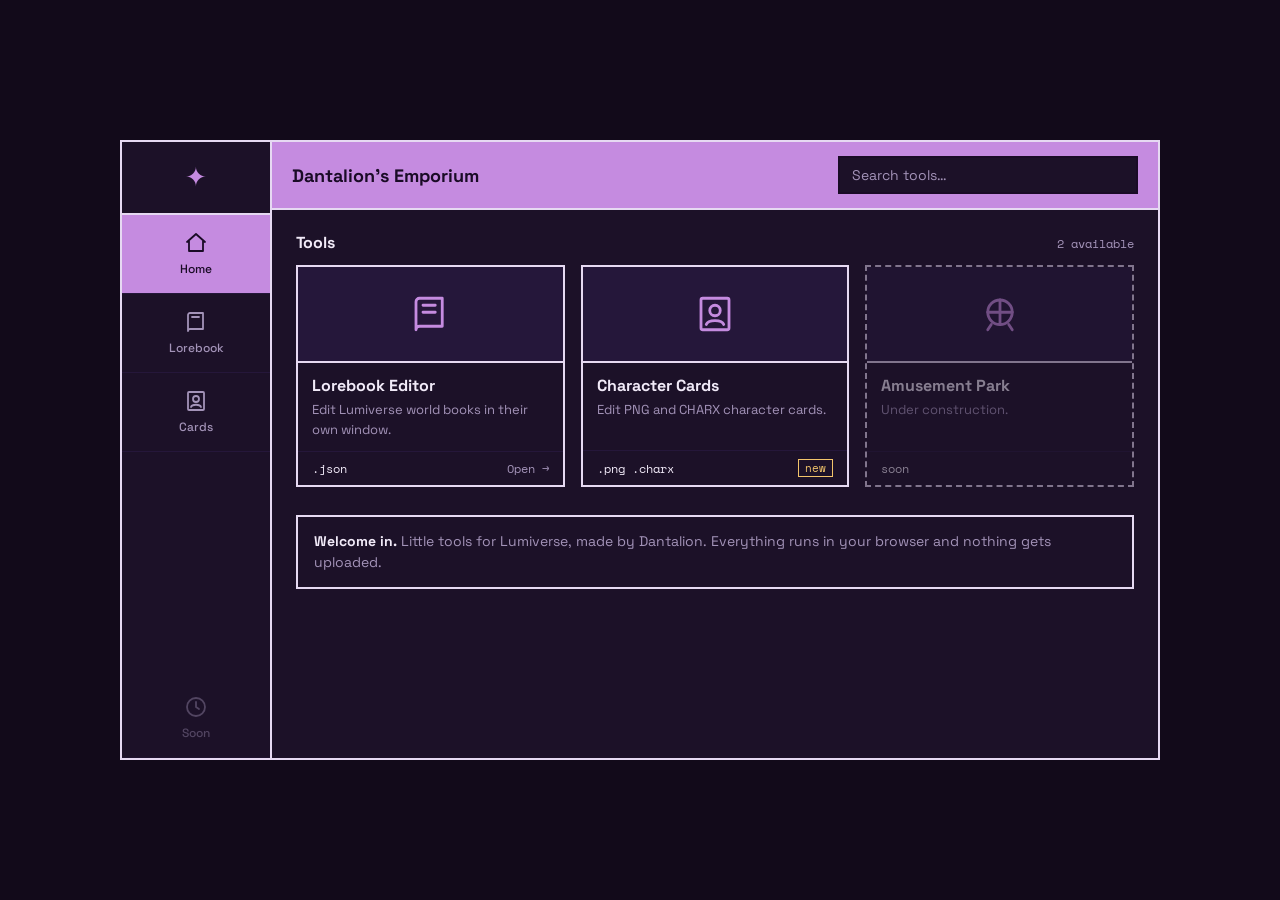
<file: index.html>
<!DOCTYPE html>
<html lang="en">
<head>
<meta charset="utf-8">
<meta name="viewport" content="width=device-width,initial-scale=1">
<title>Dantalion's Emporium</title>
<link rel="preconnect" href="https://fonts.googleapis.com">
<link rel="preconnect" href="https://fonts.gstatic.com" crossorigin>
<link href="https://fonts.googleapis.com/css2?family=Space+Grotesk:wght@400;500;700&family=Space+Mono&display=swap" rel="stylesheet">
<link rel="stylesheet" href="style.css">
<style>
body{display:flex;align-items:center;justify-content:center;padding:24px}
.app{display:flex;width:100%;max-width:1040px;min-height:620px;border:2px solid var(--line);background:var(--panel)}

/* sidebar */
.side{width:150px;flex-shrink:0;border-right:2px solid var(--line);display:flex;flex-direction:column;align-items:stretch}
.logo{padding:16px 0;text-align:center;font-size:26px;color:var(--acc);border-bottom:2px solid var(--line)}
.nav{flex:1;display:flex;flex-direction:column}
.nav a{display:flex;flex-direction:column;align-items:center;gap:6px;padding:16px 6px;font:500 12px var(--font);text-decoration:none;color:var(--mute);border-bottom:1px solid var(--panel2)}
.nav a svg{width:24px;height:24px;stroke:currentColor;fill:none;stroke-width:1.8;stroke-linecap:round;stroke-linejoin:round}
.nav a:hover{color:var(--text)}
.nav a.on{color:var(--acc-ink);background:var(--acc)}
.nav a.off{opacity:.4;pointer-events:none}
.nav .gap{flex:1}

/* main */
.main{flex:1;min-width:0;display:flex;flex-direction:column}
.top{display:flex;align-items:center;gap:16px;padding:14px 20px;background:var(--acc);color:var(--acc-ink);border-bottom:2px solid var(--line)}
.top h1{margin:0;font:700 18px var(--font);flex:1;white-space:nowrap}
.top input{width:100%;max-width:300px;padding:8px 12px;border:2px solid var(--acc-ink);background:var(--panel);color:var(--text);font:400 14px var(--font);border-radius:0}
.top input::placeholder{color:var(--mute)}
.content{padding:22px 24px;flex:1}
.label{display:flex;justify-content:space-between;align-items:baseline;margin:0 0 12px;font:700 16px var(--font)}
.label span{font:400 12px var(--mono);color:var(--mute)}
.grid{display:grid;grid-template-columns:repeat(auto-fill,minmax(210px,1fr));gap:16px;margin-bottom:28px}
.tool{display:flex;flex-direction:column;border:2px solid var(--line);background:var(--panel);text-decoration:none}
.tool:hover{background:var(--panel2);border-color:var(--acc)}
.tool .ico{height:96px;display:flex;align-items:center;justify-content:center;border-bottom:2px solid var(--line);background:var(--panel2);color:var(--acc)}
.tool .ico svg{width:42px;height:42px;stroke:currentColor;fill:none;stroke-width:1.6;stroke-linecap:round;stroke-linejoin:round}
.tool .info{padding:12px 14px;flex:1}
.tool h3{margin:0 0 4px;font:700 16px var(--font)}
.tool p{margin:0;font-size:13px;color:var(--mute)}
.tool .foot{display:flex;justify-content:space-between;align-items:center;padding:8px 14px;border-top:1px solid var(--panel2);font:400 12px var(--mono);color:var(--mute)}
.tool .foot b{font-weight:400;color:var(--text)}
.tool.soon{border-style:dashed;opacity:.5;pointer-events:none}
.tag{border:1px solid var(--gold);color:var(--gold);padding:0 6px;font:400 11px var(--mono)}
.about{border:2px solid var(--line);padding:14px 16px;font-size:14px;color:var(--mute)}
.about b{color:var(--text)}
.hide{display:none}

@media(max-width:700px){
  body{padding:0}
  .app{flex-direction:column;border-width:0}
  .side{width:100%;flex-direction:row;border-right:0;border-bottom:2px solid var(--line)}
  .logo{border-bottom:0;border-right:2px solid var(--line);padding:0 18px;display:flex;align-items:center}
  .nav{flex-direction:row}
  .nav a{flex:1;border-bottom:0;padding:10px 4px}
  .nav .gap{display:none}
  .top{flex-wrap:wrap}
}
</style>
</head>
<body>
<div class="app">

  <aside class="side">
    <div class="logo">✦</div>
    <nav class="nav">
      <a class="on" href="index.html">
        <svg viewBox="0 0 24 24"><path d="M3 11l9-8 9 8M5 10v10h14V10"/></svg>Home
      </a>
      <a href="lorebook.html">
        <svg viewBox="0 0 24 24"><path d="M4 5a2 2 0 012-2h13v16H6a2 2 0 00-2 2zM4 19V5M8 7h7"/></svg>Lorebook
      </a>
      <a href="cards.html">
        <svg viewBox="0 0 24 24"><rect x="4" y="3" width="16" height="18" rx="1"/><circle cx="12" cy="10" r="3"/><path d="M7 18c1-3 9-3 10 0"/></svg>Cards
      </a>
      <div class="gap"></div>
      <a class="off" href="#">
        <svg viewBox="0 0 24 24"><circle cx="12" cy="12" r="9"/><path d="M12 7v5l3 2"/></svg>Soon
      </a>
    </nav>
  </aside>

  <div class="main">
    <header class="top">
      <h1>Dantalion's Emporium</h1>
      <input id="q" type="search" placeholder="Search tools…" autocomplete="off">
    </header>

    <div class="content">
      <div class="label">Tools <span id="count">2 available</span></div>
      <div class="grid" id="grid">
        <a class="tool" href="lorebook.html" data-name="lorebook editor world book json lumiverse">
          <div class="ico"><svg viewBox="0 0 24 24"><path d="M4 5a2 2 0 012-2h13v16H6a2 2 0 00-2 2zM4 19V5M8 7h7M8 11h7"/></svg></div>
          <div class="info"><h3>Lorebook Editor</h3><p>Edit Lumiverse world books in their own window.</p></div>
          <div class="foot"><b>.json</b><span>Open →</span></div>
        </a>
        <a class="tool" href="cards.html" data-name="character card editor png charx">
          <div class="ico"><svg viewBox="0 0 24 24"><rect x="4" y="3" width="16" height="18" rx="1"/><circle cx="12" cy="10" r="3"/><path d="M7 18c1-3 9-3 10 0"/></svg></div>
          <div class="info"><h3>Character Cards</h3><p>Edit PNG and CHARX character cards.</p></div>
          <div class="foot"><b>.png .charx</b><span class="tag">new</span></div>
        </a>
        <div class="tool soon" data-name="amusement park soon">
          <div class="ico"><svg viewBox="0 0 24 24"><circle cx="12" cy="11" r="7"/><path d="M12 4v14M5 11h14M7 18l-2 3M17 18l2 3"/></svg></div>
          <div class="info"><h3>Amusement Park</h3><p>Under construction.</p></div>
          <div class="foot"><b>soon</b><span></span></div>
        </div>
      </div>

      <div class="about"><b>Welcome in.</b> Little tools for Lumiverse, made by Dantalion. Everything runs in your browser and nothing gets uploaded.</div>
    </div>
  </div>

</div>
<script>
const q=document.getElementById('q'),cards=[...document.querySelectorAll('#grid .tool')],cnt=document.getElementById('count');
q.oninput=()=>{
  const v=q.value.trim().toLowerCase();let n=0;
  cards.forEach(c=>{const m=!v||c.dataset.name.includes(v)||c.textContent.toLowerCase().includes(v);c.classList.toggle('hide',!m);if(m&&!c.classList.contains('soon'))n++});
  cnt.textContent=n+' available';
};
</script>
</body>
</html>
</file>
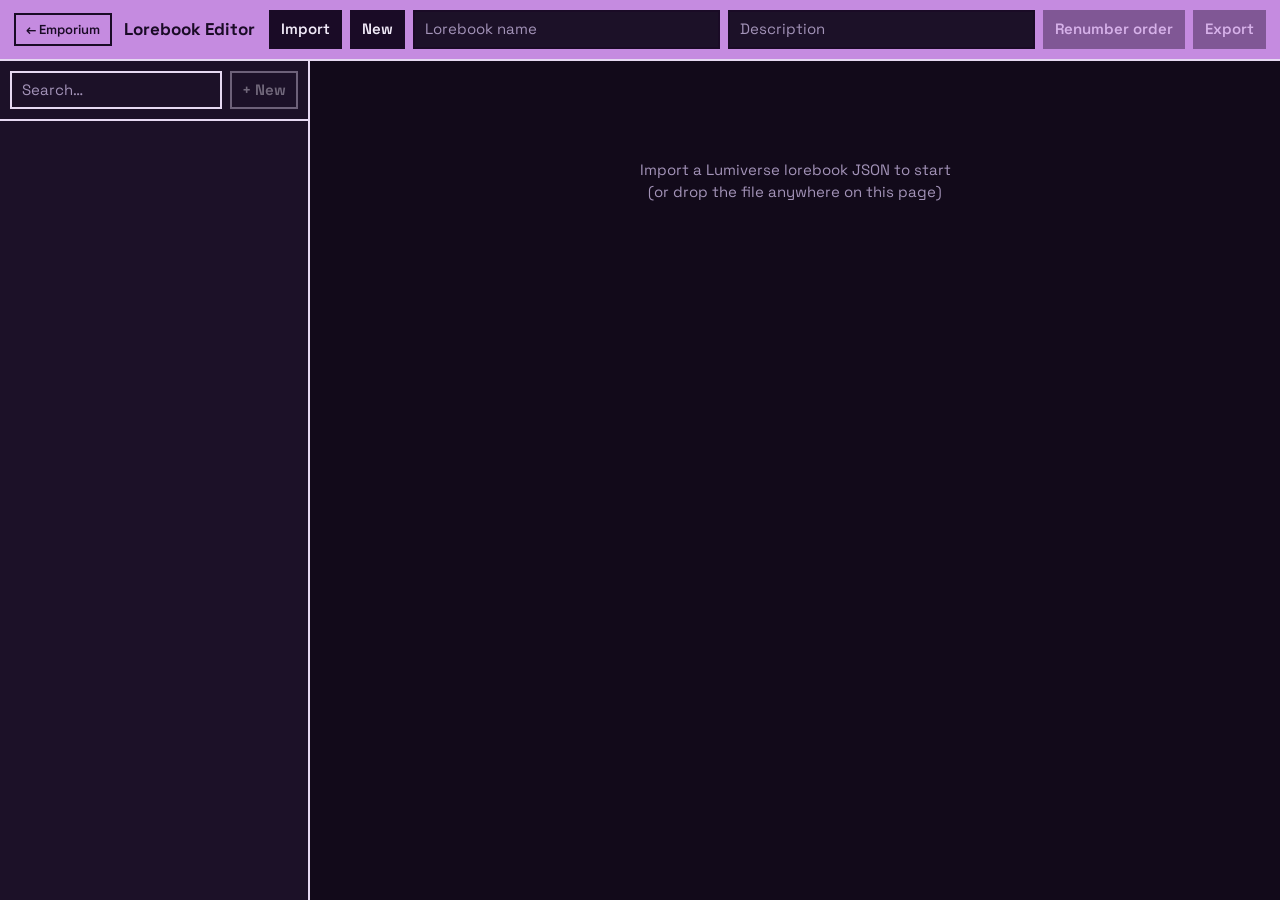
<file: lorebook.html>
<!DOCTYPE html>
<html lang="en">
<head>
<meta charset="utf-8">
<meta name="viewport" content="width=device-width,initial-scale=1">
<title>Lorebook Editor</title>
<link rel="preconnect" href="https://fonts.googleapis.com">
<link rel="preconnect" href="https://fonts.gstatic.com" crossorigin>
<link href="https://fonts.googleapis.com/css2?family=Space+Grotesk:wght@400;500;700&family=Space+Mono&display=swap" rel="stylesheet">
<link rel="stylesheet" href="style.css">
<style>
main{flex:1;display:flex;min-height:0}
#side{width:310px;display:flex;flex-direction:column;border-right:2px solid var(--line);background:var(--panel)}
#side .tools{display:flex;gap:8px;padding:10px;border-bottom:2px solid var(--line)}
#side .tools input{flex:1;min-width:0}
#list{flex:1;overflow:auto}
.row{padding:9px 12px;border-bottom:1px solid var(--panel2);cursor:pointer;display:flex;gap:8px;align-items:center}
.row:hover{background:var(--panel2)}
.row.sel{background:var(--acc);color:var(--acc-ink)}
.row.sel .m{color:var(--acc-ink)}
.row.off .t{opacity:.45;text-decoration:line-through}
.row.over{box-shadow:inset 0 3px 0 var(--acc)}
.row .t{flex:1;overflow:hidden;text-overflow:ellipsis;white-space:nowrap}
.row .m{color:var(--mute);font:400 11px var(--mono)}
.dot.a{color:var(--acc)}.dot.c{color:var(--gold)}.dot.d{color:var(--mute)}
.row.sel .dot{color:var(--acc-ink)}
#ed{flex:1;overflow:auto;padding:18px 24px}
.bar{display:flex;gap:8px;flex-wrap:wrap;margin-bottom:14px;align-items:center}
@media(max-width:760px){main{flex-direction:column}#side{width:100%;height:38%;border-right:0;border-bottom:2px solid var(--line)}}
</style>
</head>
<body class="page-tool">
<header class="tbar">
  <a class="back" href="index.html">← Emporium</a>
  <b class="name">Lorebook Editor</b>
  <button id="imp">Import</button>
  <button id="newbook">New</button>
  <input type="file" id="file" accept=".json,application/json" hidden>
  <input id="bname" class="grow" type="text" placeholder="Lorebook name" disabled>
  <input id="bdesc" class="grow" type="text" placeholder="Description" disabled>
  <button id="renum" disabled title="Set order_value of every entry to its position in the list">Renumber order</button>
  <button id="exp" disabled>Export</button>
</header>
<main>
  <div id="side">
    <div class="tools"><input id="q" type="text" placeholder="Search…"><button id="add" disabled>+ New</button></div>
    <div id="list"></div>
  </div>
  <div id="ed"><div class="empty">Import a Lumiverse lorebook JSON to start<br>(or drop the file anywhere on this page)</div></div>
</main>
<div id="drop">Drop lorebook JSON</div>

<script>
const POSITIONS=[[0,'Before Main'],[1,'After Main'],[2,'Before AN'],[3,'After AN'],[4,'At Depth']];
const LOGIC=[[0,'AND All Keys'],[1,'NOT None'],[2,'OR Any Key'],[3,'NOT All']];
const ROLES=[[null,'(none)'],['system','system'],['user','user'],['assistant','assistant']];
// top-level field -> extensions field that mirrors it
const SYNC={depth:'depth',probability:'probability',use_probability:'useProbability',selective_logic:'selectiveLogic',
  group_name:'group',group_override:'group_override',group_weight:'group_weight',scan_depth:'scan_depth',
  prevent_recursion:'prevent_recursion',exclude_recursion:'exclude_recursion',delay_until_recursion:'delay_until_recursion',
  sticky:'sticky',cooldown:'cooldown',delay:'delay',vectorized:'vectorized',automation_id:'automation_id'};

let book=null,sel=-1,dirty=false,dragFrom=-1;
const $=id=>document.getElementById(id);

function mk(tag,props={},...kids){
  const e=document.createElement(tag);
  for(const k in props){
    if(k==='class')e.className=props[k];
    else if(k.startsWith('on'))e.addEventListener(k.slice(2),props[k]);
    else if(k in e)e[k]=props[k];
    else e.setAttribute(k,props[k]);
  }
  for(const c of kids.flat())if(c!=null)e.append(c);
  return e;
}

function newEntry(){
  return {uid:crypto.randomUUID(),key:[],keysecondary:[],content:'',comment:'New entry',position:0,depth:4,role:null,
    order_value:book.entries.length,selective:true,constant:false,disabled:false,group_name:'',group_override:false,group_weight:100,
    probability:100,scan_depth:null,case_sensitive:false,match_whole_words:false,automation_id:null,
    extensions:{position:0,depth:4,role:0,probability:100,useProbability:true,selectiveLogic:0,group:'',group_override:false,group_weight:100,
      prevent_recursion:false,exclude_recursion:false,delay_until_recursion:false,scan_depth:null,vectorized:false,sticky:0,cooldown:0,delay:0,automation_id:''},
    use_regex:false,prevent_recursion:false,exclude_recursion:false,delay_until_recursion:false,priority:10,sticky:0,cooldown:0,delay:0,
    selective_logic:0,use_probability:true,vectorized:false,exclude_greeting:0,revision:1,folder:'',tags:[],outlet_name:null,wi_marker:null,wi_marker_side:null};
}

function touch(e){e.revision=(e.revision||0)+1;dirty=true}
function setF(e,k,v){
  e[k]=v;
  e.extensions=e.extensions||{};
  if(k==='position'&&'position' in e.extensions)e.extensions.position=v;
  if(SYNC[k])e.extensions[SYNC[k]]=(k==='automation_id'&&v==null)?'':v;
  touch(e);
}

/* ---------- import / export ---------- */
function load(text){
  let d;
  try{d=JSON.parse(text)}catch(err){return alert('Not valid JSON: '+err.message)}
  if(!d||!Array.isArray(d.entries))return alert('No "entries" array found — is this a Lumiverse world book export?');
  if(d.type&&d.type!=='lumiverse_world_book'&&!confirm('type is "'+d.type+'", not lumiverse_world_book. Load anyway?'))return;
  d.entries.forEach(e=>{if(typeof e.position!=='number')e.position=({before_char:0,after_char:1}[e.position]??0)});
  book=d;sel=-1;dirty=false;
  ['bname','bdesc','renum','exp','add'].forEach(i=>$(i).disabled=false);
  $('bname').value=book.name||'';$('bdesc').value=book.description||'';
  renderList();renderEd();
}
$('imp').onclick=()=>$('file').click();
$('newbook').onclick=()=>{
  if(dirty&&!confirm('Discard unsaved changes?'))return;
  load(JSON.stringify({version:1,type:'lumiverse_world_book',name:'New World Book',description:'',metadata:{},entries:[],exported_at:Math.floor(Date.now()/1000)}));
};
$('file').onchange=async e=>{const f=e.target.files[0];if(f)load(await f.text());e.target.value=''};
addEventListener('dragover',e=>{e.preventDefault();if(e.dataTransfer.types.includes('Files'))$('drop').style.display='flex'});
addEventListener('dragleave',e=>{if(!e.relatedTarget)$('drop').style.display='none'});
addEventListener('drop',async e=>{
  if(!e.dataTransfer.files.length)return;
  e.preventDefault();$('drop').style.display='none';load(await e.dataTransfer.files[0].text());
});
$('bname').oninput=e=>{book.name=e.target.value;dirty=true};
$('bdesc').oninput=e=>{book.description=e.target.value;dirty=true};
$('renum').onclick=()=>{
  if(!confirm('Set order_value on every entry to its current list position?'))return;
  book.entries.forEach((e,i)=>{e.order_value=i;touch(e)});renderEd();
};
$('exp').onclick=()=>{
  book.exported_at=Math.floor(Date.now()/1000);
  const blob=new Blob([JSON.stringify(book,null,2)],{type:'application/json'});
  const a=mk('a',{href:URL.createObjectURL(blob),download:(book.name||'lorebook').replace(/[^\w\-]+/g,'_')+'_lumiverse.json'});
  document.body.append(a);a.click();a.remove();dirty=false;
};
addEventListener('beforeunload',e=>{if(dirty){e.preventDefault();e.returnValue=''}});

/* ---------- list ---------- */
$('q').oninput=renderList;
$('add').onclick=()=>{
  const e=newEntry();
  book.entries.splice(sel>=0?sel+1:book.entries.length,0,e);
  sel=book.entries.indexOf(e);dirty=true;renderList();renderEd();
};
function matches(e,q){
  if(!q)return true;q=q.toLowerCase();
  return (e.comment||'').toLowerCase().includes(q)||e.key.join(' ').toLowerCase().includes(q)||(e.content||'').toLowerCase().includes(q);
}
function renderList(){
  const L=$('list');L.replaceChildren();
  if(!book)return;
  const q=$('q').value.trim();
  book.entries.forEach((e,i)=>{
    if(!matches(e,q))return;
    const row=mk('div',{class:'row'+(i===sel?' sel':'')+(e.disabled?' off':''),draggable:!q,
      onclick:()=>{sel=i;renderList();renderEd()},
      ondragstart:()=>{dragFrom=i},
      ondragover:ev=>{ev.preventDefault();row.classList.add('over')},
      ondragleave:()=>row.classList.remove('over'),
      ondrop:ev=>{
        ev.preventDefault();row.classList.remove('over');
        if(dragFrom<0||dragFrom===i)return;
        const [m]=book.entries.splice(dragFrom,1);
        book.entries.splice(i,0,m);
        sel=book.entries.indexOf(m);dragFrom=-1;dirty=true;renderList();
      }},
      mk('span',{class:'dot '+(e.constant?'c':e.disabled?'d':'a')},'●'),
      mk('span',{class:'t'},e.comment||'(untitled)'),
      mk('span',{class:'m'},e.key.length?e.key.length+' key'+(e.key.length>1?'s':''):''));
    L.append(row);
  });
}

/* ---------- editor ---------- */
function fText(label,e,k,opts={}){
  const inp=mk('input',{type:'text',value:e[k]??'',oninput:ev=>{setF(e,k,opts.nullEmpty&&!ev.target.value?null:ev.target.value);if(k==='comment')renderList()}});
  return mk('div',{class:'f'},mk('label',{},label),inp);
}
function fNum(label,e,k,opts={}){
  const inp=mk('input',{type:'number',value:e[k]??'',placeholder:opts.nullable?'null':'',
    oninput:ev=>{const v=ev.target.value;setF(e,k,v===''&&opts.nullable?null:Number(v))}});
  return mk('div',{class:'f'},mk('label',{},label),inp);
}
function fSel(label,e,k,options,after){
  const s=mk('select',{onchange:ev=>{setF(e,k,options[ev.target.selectedIndex][0]);if(after)after()}},
    options.map(([v,l])=>mk('option',{selected:v===e[k]},l)));
  return mk('div',{class:'f'},mk('label',{},label),s);
}
function fChk(label,e,k,after){
  return mk('label',{},mk('input',{type:'checkbox',checked:!!e[k],onchange:ev=>{setF(e,k,ev.target.checked);if(after)after()}}),label);
}
function fTags(label,e,k){
  const inp=mk('input',{type:'text',value:(e[k]||[]).join(', '),
    oninput:ev=>{setF(e,k,ev.target.value.split(',').map(s=>s.trim()).filter(Boolean));if(k==='key')renderList()}});
  return mk('div',{class:'f'},mk('label',{},label+' (comma-separated)'),inp);
}

function renderEd(){
  const ed=$('ed');ed.replaceChildren();
  const e=book&&book.entries[sel];
  if(!e){ed.append(mk('div',{class:'empty'},book?'Pick an entry on the left':'Import a Lumiverse lorebook JSON to start'));return}

  const posOpts=POSITIONS.some(p=>p[0]===e.position)?POSITIONS:[...POSITIONS,[e.position,'Other ('+e.position+')']];
  const tok=mk('span',{class:'hint'});
  const upd=()=>tok.textContent=(e.content||'').length+' chars · ~'+Math.ceil((e.content||'').length/4)+' tokens';

  const ta=mk('textarea',{rows:16,value:e.content||'',oninput:ev=>{
    setF(e,'content',ev.target.value);
    for(const k of Object.keys(e.extensions||{}))if(k.startsWith('_lumiverse_token_count'))delete e.extensions[k];
    upd();
  }});

  ed.append(
    mk('div',{class:'bar'},
      mk('button',{onclick:()=>move(-1)},'↑ Up'),
      mk('button',{onclick:()=>move(1)},'↓ Down'),
      mk('button',{onclick:dup},'Duplicate'),
      mk('button',{class:'danger',onclick:del},'Delete'),
      mk('span',{class:'hint'},'uid '+e.uid)),
    fText('Title / comment',e,'comment'),
    fTags('Primary keys',e,'key'),
    fTags('Secondary keys',e,'keysecondary'),
    mk('div',{class:'f'},mk('label',{},'Content'),ta,tok),
    mk('h3',{},'State'),
    mk('div',{class:'checks'},fChk('Constant',e,'constant',renderList),fChk('Disabled',e,'disabled',renderList),fChk('Selective',e,'selective'),
      fChk('Use regex',e,'use_regex'),fChk('Case sensitive',e,'case_sensitive'),fChk('Match whole words',e,'match_whole_words')),
    mk('div',{class:'grid'},
      fSel('Selective logic',e,'selective_logic',LOGIC),
      fNum('Probability %',e,'probability'),
      mk('div',{class:'f'},mk('label',{},'\u00a0'),mk('div',{class:'checks'},fChk('Use probability',e,'use_probability'))),
      fNum('Scan depth',e,'scan_depth',{nullable:true})),
    mk('h3',{},'Placement'),
    mk('div',{class:'grid'},
      fSel('Position',e,'position',posOpts,renderEd),
      e.position===4?fNum('Depth',e,'depth'):null,
      fSel('Role',e,'role',ROLES),
      fNum('Order value',e,'order_value'),
      fNum('Priority',e,'priority')),
    mk('details',{},mk('summary',{},'Advanced'),
      mk('h3',{},'Groups'),
      mk('div',{class:'grid'},fText('Group name',e,'group_name'),fNum('Group weight',e,'group_weight')),
      mk('div',{class:'checks'},fChk('Group override',e,'group_override')),
      mk('h3',{},'Recursion'),
      mk('div',{class:'checks'},fChk('Prevent recursion',e,'prevent_recursion'),fChk('Exclude recursion',e,'exclude_recursion'),fChk('Delay until recursion',e,'delay_until_recursion')),
      mk('h3',{},'Timing'),
      mk('div',{class:'grid'},fNum('Sticky',e,'sticky'),fNum('Cooldown',e,'cooldown'),fNum('Delay',e,'delay')),
      mk('h3',{},'Other'),
      mk('div',{class:'grid'},fText('Folder',e,'folder'),fTags('Tags',e,'tags'),fText('Automation ID',e,'automation_id',{nullEmpty:true}),fText('Outlet name',e,'outlet_name',{nullEmpty:true})),
      mk('div',{class:'checks'},fChk('Vectorized',e,'vectorized'))));
  upd();
}

function move(d){
  const j=sel+d;if(j<0||j>=book.entries.length)return;
  [book.entries[sel],book.entries[j]]=[book.entries[j],book.entries[sel]];
  sel=j;dirty=true;renderList();
}
function dup(){
  const c=JSON.parse(JSON.stringify(book.entries[sel]));
  c.uid=crypto.randomUUID();c.comment=(c.comment||'')+' (copy)';
  book.entries.splice(sel+1,0,c);sel++;dirty=true;renderList();renderEd();
}
function del(){
  const e=book.entries[sel];
  if(!confirm('Delete "'+(e.comment||'untitled')+'"?'))return;
  book.entries.splice(sel,1);sel=Math.min(sel,book.entries.length-1);dirty=true;renderList();renderEd();
}
</script>
</body>
</html>
</file>
<file: style.css>
/* Shared theme. Colors are variables so a second (cream) theme can swap them later. */
:root{
  --page:#120a1a;
  --panel:#1c1128;
  --panel2:#25173a;
  --line:#e6d9f2;
  --text:#f1eaf8;
  --mute:#a393b8;
  --acc:#c58be0;
  --acc-ink:#1a0b26;
  --gold:#f2c46b;
  --font:"Space Grotesk",system-ui,-apple-system,"Segoe UI",sans-serif;
  --mono:"Space Mono",ui-monospace,Menlo,monospace;
}
*{box-sizing:border-box}
body{margin:0;min-height:100vh;background:var(--page);color:var(--text);font:15px/1.5 var(--font)}
a{color:inherit}
.btn{display:inline-block;padding:7px 14px;border:2px solid var(--line);background:var(--panel);color:var(--text);font:600 14px var(--font);text-decoration:none;cursor:pointer}
.btn:hover{background:var(--acc);color:var(--acc-ink)}

/* ---------- tool pages (lorebook, cards): add class "page-tool" to <body> ---------- */
.page-tool{height:100vh;display:flex;flex-direction:column;overflow:hidden}
.page-tool button,.page-tool input,.page-tool select,.page-tool textarea{
  font:inherit;color:var(--text);background:var(--panel);border:2px solid var(--line);border-radius:0;padding:6px 10px}
.page-tool button{cursor:pointer;font-weight:600}
.page-tool button:hover:not(:disabled){background:var(--acc);color:var(--acc-ink)}
.page-tool button:disabled{opacity:.4;cursor:default}
.page-tool input:focus,.page-tool select:focus,.page-tool textarea:focus{outline:none;border-color:var(--acc)}
.page-tool input[type=checkbox]{accent-color:var(--acc);width:auto;padding:0}
.page-tool textarea{width:100%;resize:vertical;line-height:1.5}
.page-tool ::placeholder{color:var(--mute)}

.page-tool .tbar{display:flex;gap:8px;align-items:center;padding:10px 14px;background:var(--acc);color:var(--acc-ink);border-bottom:2px solid var(--line);flex-wrap:wrap}
.page-tool .tbar .back{color:var(--acc-ink);font-size:13px;text-decoration:none;border:2px solid var(--acc-ink);padding:5px 10px;font-weight:600}
.page-tool .tbar .back:hover{background:var(--acc-ink);color:var(--acc)}
.page-tool .tbar .name{font:700 17px var(--font);margin:0 6px 0 4px}
.page-tool .tbar .grow{flex:1;min-width:140px}
.page-tool .tbar input{border-color:var(--acc-ink)}
.page-tool .tbar button{background:var(--acc-ink);color:var(--text);border-color:var(--acc-ink)}
.page-tool .tbar button:hover:not(:disabled){background:var(--panel);color:var(--acc)}
.page-tool #info{font:400 12px var(--mono);color:var(--acc-ink)}

.page-tool .f{margin-bottom:12px}
.page-tool .f>label{display:block;color:var(--mute);font:400 12px var(--mono);margin-bottom:4px}
.page-tool .f input[type=text],.page-tool .f input[type=number],.page-tool .f select{width:100%}
.page-tool .grid{display:grid;grid-template-columns:repeat(auto-fill,minmax(150px,1fr));gap:12px}
.page-tool .checks{display:flex;flex-wrap:wrap;gap:6px 16px;margin:8px 0}
.page-tool .checks label{display:flex;gap:6px;align-items:center}
.page-tool .hint{color:var(--mute);font:400 12px var(--mono)}
.page-tool h3{margin:22px 0 10px;padding-bottom:6px;border-bottom:1px solid var(--panel2);font:700 14px var(--font);color:var(--acc)}
.page-tool details{margin-top:16px;border:2px solid var(--line);padding:8px 14px}
.page-tool summary{cursor:pointer;font-weight:700;color:var(--acc)}
.page-tool .danger:hover:not(:disabled){background:#e0728a;color:var(--acc-ink);border-color:var(--line)}
.page-tool .empty{color:var(--mute);margin:80px auto;text-align:center}
.page-tool #drop{position:fixed;inset:0;background:#000b;display:none;align-items:center;justify-content:center;font:700 22px var(--font);z-index:9}
</file>
